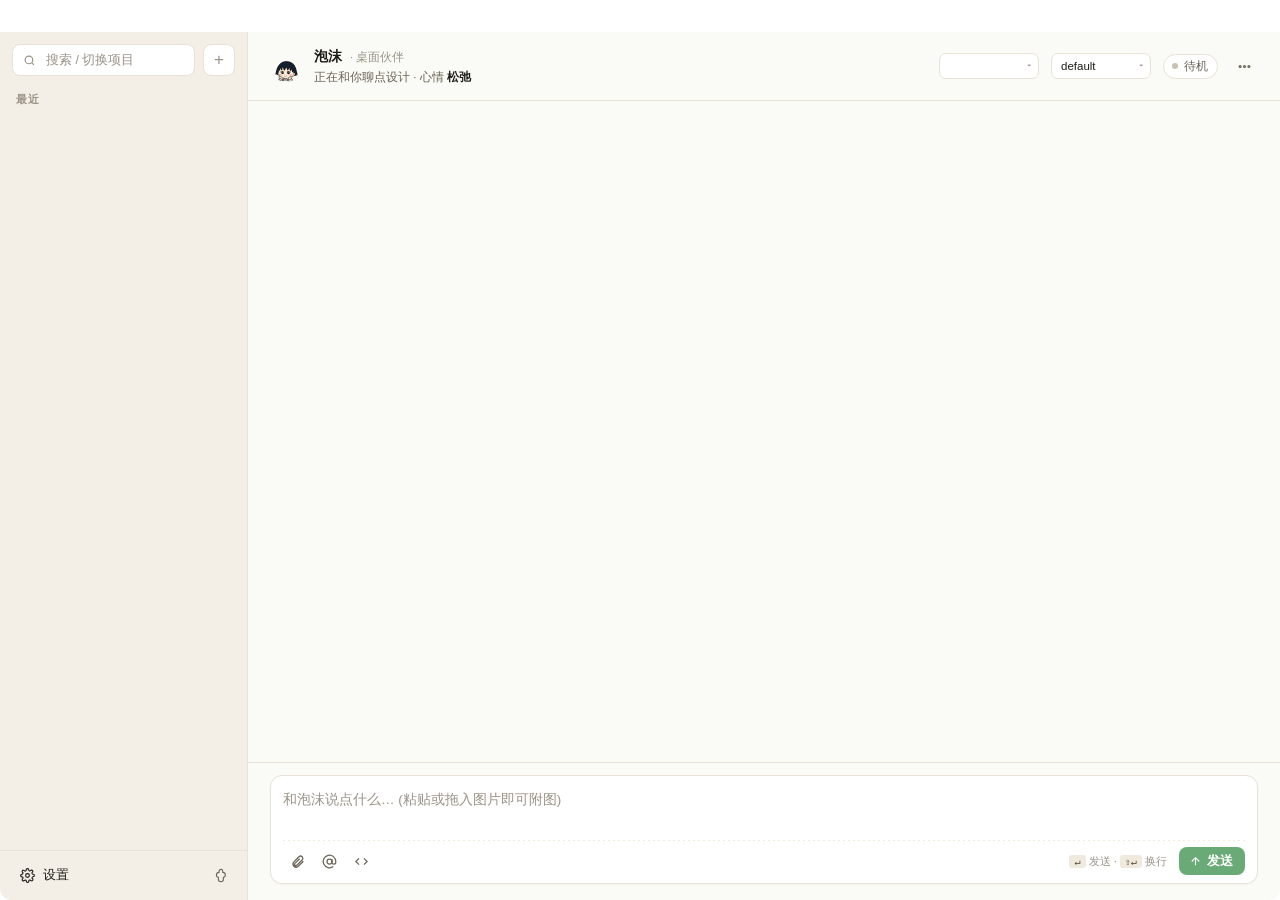
<file: web/index.html>
<!DOCTYPE html>
<html lang="zh-CN">
<head>
<meta charset="UTF-8" />
<meta name="viewport" content="width=device-width,initial-scale=1.0" />
<title>泡沫</title>
<link rel="stylesheet" href="app.css" />
</head>
<body class="theme-warm">
  <div id="app">
    <!-- 标题栏由 PyQt 自绘, 这里只是占位 (透明区让原生 chrome 露出) -->
    <div class="title-spacer"></div>

    <div class="main-row">
      <!-- ===== sidebar ===== -->
      <aside class="sidebar">
        <div class="sidebar-search-row">
          <div class="search-box">
            <svg class="search-icon" viewBox="0 0 24 24" fill="none" stroke="currentColor" stroke-width="2.2">
              <circle cx="11" cy="11" r="7"/><path d="m20 20-3.5-3.5"/>
            </svg>
            <input id="search-input" type="text" placeholder="搜索 / 切换项目" />
          </div>
          <button id="add-btn" class="add-btn" title="添加项目">+</button>
        </div>

        <div class="section-label">最近</div>
        <div id="conv-list" class="conv-list"></div>

        <div class="sidebar-spacer"></div>

        <div class="sidebar-footer">
          <button id="settings-btn" class="settings-btn">
            <svg viewBox="0 0 24 24" fill="none" stroke="currentColor" stroke-width="1.8" stroke-linecap="round" stroke-linejoin="round" width="15" height="15">
              <circle cx="12" cy="12" r="3"/>
              <path d="M19.4 15a1.7 1.7 0 0 0 .3 1.8l.1.1a2 2 0 1 1-2.8 2.8l-.1-.1a1.7 1.7 0 0 0-1.8-.3 1.7 1.7 0 0 0-1 1.5V21a2 2 0 1 1-4 0v-.1a1.7 1.7 0 0 0-1.1-1.5 1.7 1.7 0 0 0-1.8.3l-.1.1a2 2 0 1 1-2.8-2.8l.1-.1a1.7 1.7 0 0 0 .3-1.8 1.7 1.7 0 0 0-1.5-1H3a2 2 0 1 1 0-4h.1a1.7 1.7 0 0 0 1.5-1.1 1.7 1.7 0 0 0-.3-1.8l-.1-.1a2 2 0 1 1 2.8-2.8l.1.1a1.7 1.7 0 0 0 1.8.3H9a1.7 1.7 0 0 0 1-1.5V3a2 2 0 1 1 4 0v.1a1.7 1.7 0 0 0 1 1.5 1.7 1.7 0 0 0 1.8-.3l.1-.1a2 2 0 1 1 2.8 2.8l-.1.1a1.7 1.7 0 0 0-.3 1.8V9a1.7 1.7 0 0 0 1.5 1H21a2 2 0 1 1 0 4h-.1a1.7 1.7 0 0 0-1.5 1z"/>
            </svg>
            <span>设置</span>
          </button>
          <button id="memory-btn" class="memory-btn" title="泡沫 · 记忆">
            <svg viewBox="0 0 24 24" fill="none" stroke="currentColor" stroke-width="1.8" stroke-linecap="round" stroke-linejoin="round" width="15" height="15">
              <path d="M12 2a4 4 0 0 0-4 4v1a4 4 0 0 0-1 7.9V18a4 4 0 0 0 8 0v-3.1A4 4 0 0 0 14 7V6a4 4 0 0 0-2-4z"/>
            </svg>
          </button>
        </div>
      </aside>

      <!-- ===== main chat ===== -->
      <main class="main">
        <header class="chat-header">
          <div id="header-avatar" class="header-avatar"></div>
          <div class="header-text">
            <div class="header-title-row">
              <span id="header-title" class="header-title">泡沫</span>
              <span id="header-subtitle" class="header-subtitle">· 桌面伙伴</span>
            </div>
            <div id="header-mood" class="header-mood">正在和你聊点设计 · 心情 <b>松弛</b></div>
          </div>
          <div id="model-dd" class="header-dd" title="模型 — 每会话独立保存" tabindex="0">
            <span class="header-dd-value"></span>
            <span class="header-dd-arrow">▾</span>
          </div>
          <div id="perm-dd" class="header-dd" title="工具调用权限策略 — 改动立即生效" tabindex="0">
            <span class="header-dd-value"></span>
            <span class="header-dd-arrow">▾</span>
          </div>
          <div id="status-pill" class="status-pill status-idle">
            <span class="status-dot"></span>
            <span class="status-text">待机</span>
          </div>
          <button class="icon-btn" id="more-btn" title="更多">
            <svg viewBox="0 0 24 24" fill="none" stroke="currentColor" stroke-width="2" width="15" height="15">
              <circle cx="12" cy="12" r="1.5"/><circle cx="19" cy="12" r="1.5"/><circle cx="5" cy="12" r="1.5"/>
            </svg>
          </button>
        </header>

        <div id="chat-body" class="chat-body">
          <!-- 消息流由 JS 渲染 -->
        </div>

        <footer class="composer">
          <div class="composer-card">
            <div id="paste-strip" class="paste-strip" hidden></div>
            <textarea id="composer-input" class="composer-input" placeholder="和泡沫说点什么… (粘贴或拖入图片即可附图)" rows="1"></textarea>
            <div class="composer-divider"></div>
            <div class="composer-tools">
              <button id="attach-btn" class="icon-btn" title="附件 — 粘贴或拖入图片">
                <svg viewBox="0 0 24 24" fill="none" stroke="currentColor" stroke-width="2" width="15" height="15">
                  <path d="m21.4 11.5-8.5 8.5a5 5 0 0 1-7-7l8.5-8.5a3.5 3.5 0 0 1 5 5l-8.5 8.5a2 2 0 0 1-3-3l7.5-7.5"/>
                </svg>
              </button>
              <input id="attach-file-input" type="file" accept="image/*" multiple hidden />
              <button class="icon-btn" title="@提及 (尚未接入)">
                <svg viewBox="0 0 24 24" fill="none" stroke="currentColor" stroke-width="2" width="15" height="15">
                  <circle cx="12" cy="12" r="4"/><path d="M16 8v5a3 3 0 0 0 6 0v-1a10 10 0 1 0-4 8"/>
                </svg>
              </button>
              <button class="icon-btn" title="代码块 (尚未接入)">
                <svg viewBox="0 0 24 24" fill="none" stroke="currentColor" stroke-width="2" width="15" height="15">
                  <path d="m8 7-5 5 5 5M16 7l5 5-5 5"/>
                </svg>
              </button>
              <div class="composer-spacer"></div>
              <span class="kbd-hint">
                <code>↵</code> 发送 · <code>⇧↵</code> 换行
              </span>
              <button id="send-btn" class="send-btn">
                <svg viewBox="0 0 24 24" fill="none" stroke="currentColor" stroke-width="2" width="13" height="13">
                  <path d="M12 19V5M5 12l7-7 7 7"/>
                </svg>
                <span>发送</span>
              </button>
            </div>
          </div>
        </footer>
      </main>
    </div>
  </div>

  <!-- Qt 自带的 webchannel.js 走 qrc URL -->
  <script src="qrc:///qtwebchannel/qwebchannel.js"></script>
  <script src="app.js"></script>
</body>
</html>
</file>
<file: web/app.css>
/* ============================================================
 * 泡沫桌面陪伴 — 主聊天面板 (温润纸感 / 玻璃 双主题)
 * 来源: pet-warm.jsx / pet-glass.jsx
 * ============================================================ */

/* ----- 主题变量 ----- */
:root, .theme-warm {
  --ink:        #1d1b16;
  --ink-soft:   #6b6457;
  --ink-mute:   #9a9387;
  --paper:      #fafaf6;
  --paper-warm: #f3efe6;
  --line:       #e8e3d6;
  --line-soft:  #f0ebdd;
  --accent:           oklch(68% 0.10 150);
  --accent-soft:      oklch(94% 0.045 150);
  --accent-line:      oklch(85% 0.06 150);
  --code-bg:    #efeadd;
  --code-ink:   #5b4632;

  --bubble-user-bg:   var(--accent-soft);
  --bubble-user-fg:   #22372a;
  --bubble-user-line: var(--accent-line);

  --bubble-pet-bg:    #ffffff;
  --bubble-pet-fg:    var(--ink);
  --bubble-pet-line:  var(--line);

  --font: "Noto Sans SC", "Inter", -apple-system, BlinkMacSystemFont,
          "Microsoft YaHei UI", "PingFang SC", "Segoe UI", sans-serif;
  --mono: "JetBrains Mono", ui-monospace, "Cascadia Code", "Consolas", monospace;
}

/* 深色模式 (warm 主题的暗色变体) */
.theme-warm.dark {
  --ink:        rgba(245, 240, 230, 0.95);
  --ink-soft:   rgba(225, 218, 200, 0.78);
  --ink-mute:   rgba(210, 200, 180, 0.55);
  --paper:      rgba(28, 24, 20, 0.78);
  --paper-warm: rgba(38, 32, 26, 0.78);
  --line:       rgba(255, 240, 210, 0.10);
  --line-soft:  rgba(255, 240, 210, 0.06);
  --accent:           oklch(75% 0.12 150);
  --accent-soft:      oklch(38% 0.06 150 / 0.4);
  --accent-line:      oklch(60% 0.10 150 / 0.45);
  --code-bg:    rgba(255, 240, 210, 0.08);
  --code-ink:   rgba(240, 220, 180, 0.88);

  --bubble-user-bg:   var(--accent-soft);
  --bubble-user-fg:   #cfe6d0;
  --bubble-user-line: var(--accent-line);

  --bubble-pet-bg:    rgba(255, 255, 255, 0.05);
  --bubble-pet-fg:    var(--ink);
  --bubble-pet-line:  var(--line);
}
.theme-warm.dark .search-box,
.theme-warm.dark .add-btn,
.theme-warm.dark .status-pill {
  background: rgba(255, 240, 210, 0.06);
}
.theme-warm.dark .conv-card.selected {
  background: rgba(255, 240, 210, 0.08);
  box-shadow: none;
}
.theme-warm.dark .composer-card {
  background: rgba(255, 240, 210, 0.04);
  box-shadow: none;
}
.theme-warm.dark .msg-row.pet .msg-bubble {
  box-shadow: none;
}

.theme-glass {
  --ink:        rgba(245, 240, 230, 0.95);
  --ink-soft:   rgba(225, 218, 200, 0.78);
  --ink-mute:   rgba(210, 200, 180, 0.55);
  --paper:      rgba(28, 24, 20, 0.55);
  --paper-warm: rgba(36, 30, 24, 0.55);
  --line:       rgba(255, 240, 210, 0.10);
  --line-soft:  rgba(255, 240, 210, 0.06);
  --accent:           oklch(75% 0.12 150);
  --accent-soft:      oklch(40% 0.06 150 / 0.3);
  --accent-line:      oklch(60% 0.10 150 / 0.4);
  --code-bg:    rgba(255, 240, 210, 0.08);
  --code-ink:   rgba(240, 220, 180, 0.85);

  --bubble-user-bg:   var(--accent-soft);
  --bubble-user-fg:   rgba(180, 220, 200, 0.95);
  --bubble-user-line: var(--accent-line);

  --bubble-pet-bg:    rgba(255, 255, 255, 0.06);
  --bubble-pet-fg:    var(--ink);
  --bubble-pet-line:  var(--line);
}

/* ----- 基础重置 ----- */
* { box-sizing: border-box; }
html, body { height: 100%; margin: 0; padding: 0; }
body {
  background: transparent;  /* 让 PyQt Mica 透出来 */
  color: var(--ink);
  font-family: var(--font);
  font-size: 13px;
  line-height: 1.5;
  -webkit-font-smoothing: antialiased;
  text-rendering: optimizeLegibility;
  overflow: hidden;
}

button {
  font-family: inherit;
  color: inherit;
  cursor: pointer;
  -webkit-user-select: none;
  user-select: none;
}

input, textarea {
  font-family: inherit;
  color: inherit;
  outline: none;
}

::-webkit-scrollbar { width: 8px; height: 8px; }
::-webkit-scrollbar-track { background: transparent; }
::-webkit-scrollbar-thumb {
  background: rgba(0, 0, 0, 0.12); border-radius: 4px;
}
.theme-glass ::-webkit-scrollbar-thumb { background: rgba(255, 240, 210, 0.18); }
::-webkit-scrollbar-thumb:hover { background: rgba(0, 0, 0, 0.22); }

/* ----- app 容器 ----- */
#app {
  height: 100%;
  display: flex;
  flex-direction: column;
}

.title-spacer {
  height: 32px;          /* 让出 PyQt 自绘 title bar 高度 */
  flex: 0 0 32px;
  -webkit-app-region: drag;
}

.main-row {
  flex: 1;
  display: flex;
  min-height: 0;
  background: var(--paper);
  border-radius: 0 0 12px 12px;
}

/* ============================================================
 * Sidebar
 * ============================================================ */
.sidebar {
  width: 248px;
  flex: 0 0 248px;
  background: var(--paper-warm);
  border-right: 1px solid var(--line);
  display: flex;
  flex-direction: column;
  border-radius: 0 0 0 12px;
}

.sidebar-search-row {
  padding: 12px 12px 10px;
  display: flex;
  gap: 8px;
}

.search-box {
  flex: 1 1 0;
  min-width: 0;           /* 关键 — 不加的话 input 撑出去会挡住右边 add-btn */
  height: 32px;
  border-radius: 8px;
  background: #fff;
  border: 1px solid var(--line);
  display: flex;
  align-items: center;
  gap: 8px;
  padding: 0 10px;
  color: var(--ink-mute);
  font-size: 12.5px;
}
.theme-glass .search-box {
  background: rgba(255, 240, 210, 0.06);
}

.search-icon {
  width: 13px; height: 13px;
  color: var(--ink-mute);
  flex: 0 0 13px;
}

.search-box input {
  flex: 1 1 0;
  min-width: 0;
  width: 100%;
  border: none;
  background: transparent;
  color: var(--ink);
  font-size: 12.5px;
}
.search-box input::placeholder { color: var(--ink-mute); }

.add-btn {
  width: 32px; height: 32px;
  flex: 0 0 32px;
  border-radius: 8px;
  background: #fff;
  border: 1px solid var(--line);
  color: var(--ink-mute);  /* 默认淡灰, 跟搜索图标一致, 不抢戏 */
  display: flex;
  align-items: center;
  justify-content: center;
  padding: 0 0 2px 0;       /* 全局字体下 + 视觉重心偏上, 底部多 2px 把它压回中心 */
  font-family: -apple-system, "Segoe UI", "Microsoft YaHei UI", sans-serif;
  font-size: 17px;
  font-weight: 300;
  line-height: 1;
  text-align: center;
  transition: background 120ms ease, color 120ms ease, border-color 120ms ease;
}
.add-btn:hover {
  background: var(--accent-soft);
  border-color: var(--accent-line);
  color: var(--accent);
}
.add-btn:active {
  transform: translateY(0.5px);
}
.theme-glass .add-btn,
.theme-warm.dark .add-btn {
  background: rgba(255, 240, 210, 0.06);
  color: rgba(245, 240, 230, 0.55);
}
.theme-glass .add-btn:hover,
.theme-warm.dark .add-btn:hover {
  background: rgba(255, 240, 210, 0.12);
  color: rgba(245, 240, 230, 0.95);
  border-color: rgba(255, 240, 210, 0.20);
}

.section-label {
  padding: 6px 16px 4px;
  font-size: 10.5px;
  font-weight: 600;
  color: var(--ink-mute);
  letter-spacing: 0.6px;
  text-transform: uppercase;
}

.conv-list {
  display: flex;
  flex-direction: column;
  padding: 2px 8px;
  gap: 1px;
}

/* 单卡片 */
.conv-card {
  position: relative;
  display: flex;
  align-items: center;
  gap: 10px;
  padding: 9px 10px;
  border-radius: 8px;
  background: transparent;
  transition: background 120ms ease;
}
.conv-card:hover { background: rgba(255, 255, 255, 0.5); }
.theme-glass .conv-card:hover { background: rgba(255, 240, 210, 0.04); }

.conv-card.selected {
  background: #fff;
  box-shadow: 0 1px 2px rgba(40, 30, 20, 0.04);
}
.theme-glass .conv-card.selected {
  background: rgba(255, 240, 210, 0.08);
  box-shadow: none;
}

.conv-card.selected::before {
  content: "";
  position: absolute;
  left: -8px; top: 10px; bottom: 10px;
  width: 3px;
  background: var(--accent);
  border-radius: 2px;
}

/* 头像 — chat = 圆形, 项目 = 圆角方块 + 简码 */
.avatar {
  width: 28px; height: 28px;
  border-radius: 50%;
  flex: 0 0 28px;
  display: block;
}
.avatar.chat-avatar {
  background-image: url('foamo.png');
  background-size: cover;
  background-position: center;
}
.avatar.project-badge {
  border-radius: 8px;
  display: flex;
  align-items: center;
  justify-content: center;
  font-family: var(--mono);
  font-size: 11px;
  font-weight: 700;
  color: rgba(0, 0, 0, 0.7);
  letter-spacing: 0.3px;
}
.theme-glass .avatar.project-badge { color: rgba(255, 240, 210, 0.85); }

/* 角标 — thinking 黄 / permission 红 / unread 蓝 */
.avatar-badge {
  position: absolute;
  left: 30px; top: 6px;  /* 头像右上角 (28+2) */
  width: 10px; height: 10px;
  border-radius: 50%;
  border: 2px solid var(--paper-warm);
}
.theme-glass .avatar-badge { border-color: rgba(36, 30, 24, 0.6); }
.avatar-badge.thinking   { background: #e9b949; animation: pulse 1.4s ease-in-out infinite; }
.avatar-badge.permission { background: #d9534f; }
.avatar-badge.unread     { background: #4a90e2; }
@keyframes pulse {
  0%, 100% { box-shadow: 0 0 0 0 rgba(233, 185, 73, 0.6); }
  50%      { box-shadow: 0 0 0 4px rgba(233, 185, 73, 0); }
}

.conv-text {
  min-width: 0;
  flex: 1;
}
.conv-name {
  font-size: 13px;
  font-weight: 500;
  color: var(--ink);
  white-space: nowrap;
  overflow: hidden;
  text-overflow: ellipsis;
}
.conv-card.selected .conv-name { font-weight: 600; }
.conv-sub {
  font-size: 11px;
  color: var(--ink-mute);
  margin-top: 1px;
  white-space: nowrap;
  overflow: hidden;
  text-overflow: ellipsis;
}
.conv-card.proj .conv-sub { font-family: var(--mono); }

.sidebar-spacer { flex: 1; }

.sidebar-footer {
  padding: 8px 10px;
  border-top: 1px solid var(--line);
  display: flex;
  align-items: center;
  gap: 4px;
}

.settings-btn {
  flex: 1;
  display: flex;
  align-items: center;
  gap: 8px;
  padding: 8px 10px;
  border-radius: 8px;
  background: transparent;
  border: none;
  font-size: 12.5px;
  color: var(--ink);
  font-weight: 500;
  text-align: left;
  transition: background 120ms ease;
}
.settings-btn:hover { background: #fff; }
.theme-glass .settings-btn:hover { background: rgba(255, 240, 210, 0.06); }

.memory-btn {
  width: 32px; height: 32px;
  border-radius: 8px;
  background: transparent;
  border: none;
  color: var(--ink-soft);
  display: flex;
  align-items: center;
  justify-content: center;
  transition: background 120ms ease;
}
.memory-btn:hover { background: rgba(0, 0, 0, 0.04); }
.theme-glass .memory-btn:hover { background: rgba(255, 240, 210, 0.06); }

/* ============================================================
 * Main chat area
 * ============================================================ */
.main {
  flex: 1;
  display: flex;
  flex-direction: column;
  min-width: 0;
  background: var(--paper);
  border-radius: 0 0 12px 0;
}

.chat-header {
  padding: 14px 22px;
  border-bottom: 1px solid var(--line);
  display: flex;
  align-items: center;
  gap: 12px;
  background: var(--paper);
}

.header-avatar {
  width: 32px; height: 32px;
  border-radius: 50%;
  background-image: url('foamo.png');
  background-size: cover;
  background-position: center;
  flex: 0 0 32px;
}
.header-avatar.project-badge {
  border-radius: 9px;
  background-image: none;
  display: flex;
  align-items: center;
  justify-content: center;
  font-family: var(--mono);
  font-size: 12px;
  font-weight: 700;
  color: rgba(0, 0, 0, 0.7);
  letter-spacing: 0.3px;
}

.header-text {
  flex: 1;
  min-width: 0;
}
.header-title-row {
  display: flex;
  align-items: baseline;
  gap: 8px;
}
.header-title {
  font-size: 14px;
  font-weight: 600;
  color: var(--ink);
}
.header-subtitle {
  font-size: 11.5px;
  color: var(--ink-mute);
}
.header-mood {
  font-size: 11.5px;
  color: var(--ink-soft);
  margin-top: 2px;
}
.header-mood b {
  color: var(--ink);
  font-weight: 600;
}

/* StatusPill */
.status-pill {
  display: inline-flex;
  align-items: center;
  gap: 6px;
  padding: 3px 9px 3px 8px;
  border-radius: 999px;
  background: #fff;
  border: 1px solid var(--line);
  font-size: 11.5px;
  font-weight: 500;
}
.theme-glass .status-pill {
  background: rgba(255, 240, 210, 0.06);
}
.status-pill .status-dot {
  width: 6px; height: 6px;
  border-radius: 50%;
  background: #c9c2b2;
  flex: 0 0 6px;
}
.status-pill.status-idle     { color: var(--ink-soft); }
.status-pill.status-thinking { color: #7a5a18; }
.status-pill.status-thinking .status-dot { background: #e9b949; }
.status-pill.status-online   { color: #2d5a3b; }
.status-pill.status-online .status-dot {
  background: var(--accent);
  box-shadow: 0 0 0 3px var(--accent-soft);
}

.icon-btn {
  width: 28px; height: 28px;
  border-radius: 6px;
  border: none;
  background: transparent;
  color: var(--ink-soft);
  display: flex;
  align-items: center;
  justify-content: center;
  padding: 0;
  transition: background 120ms ease;
}
.icon-btn:hover { background: rgba(0, 0, 0, 0.04); }
.theme-glass .icon-btn:hover { background: rgba(255, 240, 210, 0.06); }

/* ============================================================
 * Chat body
 * ============================================================ */
.chat-body {
  flex: 1;
  overflow-y: auto;
  overflow-x: hidden;       /* 兜底: 任何溢出都不该横向滚动 */
  padding: 8px 22px 12px;
  background: var(--paper);
  display: flex;
  flex-direction: column;
  gap: 2px;
  min-width: 0;             /* flex 子容器要的, 不然子内容能撑爆父 */
}

.time-divider {
  display: flex;
  align-items: center;
  gap: 10px;
  padding: 8px 0;
  color: var(--ink-mute);
  font-size: 11px;
}
.time-divider::before,
.time-divider::after {
  content: "";
  flex: 1;
  height: 1px;
  background: var(--line-soft);
}

/* 消息行 */
.msg-row {
  display: flex;
  gap: 10px;
  margin-bottom: 6px;
}
.msg-row.user { justify-content: flex-end; }

.msg-bubble {
  max-width: 78%;
  padding: 11px 15px;
  font-size: 13.5px;
  line-height: 1.6;
  word-wrap: break-word;
  white-space: pre-wrap;
  overflow-wrap: anywhere;   /* 兜底: 超长 URL / 拼接的 inline code 串能在任何位置断 */
  min-width: 0;
}
.msg-row.user .msg-bubble {
  border-radius: 14px 14px 4px 14px;
  background: var(--bubble-user-bg);
  border: 1px solid var(--bubble-user-line);
  color: var(--bubble-user-fg);
}
.msg-row.pet .msg-bubble {
  border-radius: 14px 14px 14px 4px;
  background: var(--bubble-pet-bg);
  border: 1px solid var(--bubble-pet-line);
  color: var(--bubble-pet-fg);
  box-shadow: 0 1px 0 rgba(40, 30, 20, 0.02);
}
.theme-glass .msg-row.pet .msg-bubble { box-shadow: none; }

/* 消息内 markdown 元素 (后续接 marked 时复用) */
.msg-bubble p { margin: 0; }
.msg-bubble p + p { margin-top: 6px; }
.msg-bubble code {
  font-family: var(--mono);
  font-size: 0.88em;
  background: var(--code-bg);
  color: var(--code-ink);
  padding: 1px 6px;
  border-radius: 4px;
  font-weight: 500;
  /* 不要 white-space: nowrap — 长串 inline code 拼接 (STATE_DIR / ROOT / ...)
     会撑爆容器逼出横向滚动. 任意位置可断, 跟正文流式衔接. */
  white-space: normal;
  word-break: break-all;
}
.msg-bubble pre {
  margin: 8px 0 0;
  padding: 10px 12px;
  background: var(--paper-warm);
  border-radius: 8px;
  font-family: var(--mono);
  font-size: 12px;
  overflow-x: auto;
  border-left: 2px solid var(--accent);
}
.msg-bubble pre code {
  background: transparent;
  padding: 0;
  white-space: pre;
}

/* user 头像: 加载真实头像 user.jpg */
.msg-row.user .msg-avatar {
  width: 28px; height: 28px;
  border-radius: 50%;
  background-image: url('user.jpg');
  background-size: cover;
  background-position: center;
  flex: 0 0 28px;
}

/* pet 头像: 圆形 foamo (或项目简码) */
.msg-row.pet .msg-avatar {
  width: 28px; height: 28px;
  border-radius: 50%;
  background-image: url('foamo.png');
  background-size: cover;
  background-position: center;
  flex: 0 0 28px;
}
.msg-row.pet .msg-avatar.project-badge {
  border-radius: 8px;
  background-image: none;
  display: flex;
  align-items: center;
  justify-content: center;
  font-family: var(--mono);
  font-size: 11px;
  font-weight: 700;
  color: rgba(0, 0, 0, 0.7);
}

/* 思考态 spinner: 三点跳动 */
.thinking-dots {
  display: inline-flex;
  gap: 4px;
  align-items: center;
  padding: 4px 0;
}
.thinking-dots span {
  width: 5px; height: 5px;
  border-radius: 50%;
  background: var(--ink-mute);
  animation: dot-bounce 1.2s ease-in-out infinite;
}
.thinking-dots span:nth-child(2) { animation-delay: 0.15s; }
.thinking-dots span:nth-child(3) { animation-delay: 0.30s; }
@keyframes dot-bounce {
  0%, 80%, 100% { transform: translateY(0); opacity: 0.5; }
  40%           { transform: translateY(-3px); opacity: 1; }
}

/* ============================================================
 * Composer
 * ============================================================ */
.composer {
  border-top: 1px solid var(--line);
  padding: 12px 22px 16px;
  background: var(--paper);
  border-radius: 0 0 12px 0;
}

.composer-card {
  border: 1px solid var(--line);
  border-radius: 12px;
  background: #fff;
  padding: 10px 12px 8px;
  display: flex;
  flex-direction: column;
  gap: 6px;
  box-shadow: 0 1px 2px rgba(40, 30, 20, 0.03);
}
.theme-glass .composer-card {
  background: rgba(255, 240, 210, 0.04);
  box-shadow: none;
}

.composer-input {
  min-height: 44px;
  max-height: 200px;
  font-size: 13.5px;
  line-height: 1.5;
  resize: none;
  border: none;
  background: transparent;
  padding: 4px 0;
  color: var(--ink);
  width: 100%;
}
.composer-input::placeholder { color: var(--ink-mute); }

.composer-divider {
  height: 1px;
  background-image: linear-gradient(to right, var(--line-soft) 0, var(--line-soft) 2.5px, transparent 2.5px, transparent 5px);
  background-size: 5px 1px;
  background-repeat: repeat-x;
  margin-top: 4px;
}

.composer-tools {
  display: flex;
  align-items: center;
  gap: 4px;
  flex-wrap: nowrap;
  min-width: 0;
}
.composer-spacer { flex: 1; min-width: 0; }

.kbd-hint {
  font-size: 11px;
  color: var(--ink-mute);
  margin-right: 8px;
  white-space: nowrap;
  overflow: hidden;
  flex-shrink: 1;
  min-width: 0;
}
/* 窄宽度藏掉键盘提示, 不挤掉发送按钮 */
@media (max-width: 720px) {
  .kbd-hint { display: none; }
}
.kbd-hint code {
  background: var(--code-bg);
  color: var(--code-ink);
  padding: 1px 5px;
  border-radius: 3px;
  font-family: var(--mono);
  font-size: 0.92em;
  font-weight: 500;
}

.send-btn {
  background: var(--accent);
  color: #fff;
  border: none;
  height: 28px;
  padding: 0 12px 0 10px;
  border-radius: 8px;
  font-size: 12.5px;
  font-weight: 600;
  display: inline-flex;
  align-items: center;
  gap: 5px;
  transition: background 120ms ease;
  flex: 0 0 auto;    /* 永远显示, 不被压 */
  white-space: nowrap;
}
.send-btn:hover { filter: brightness(0.95); }
.send-btn:disabled { background: #c9c2b2; cursor: not-allowed; }
.send-btn svg { stroke: #fff; }

/* ============================================================
 * Header dropdown — 模型 / 权限模式 (自定义 dropdown, 不用 native select)
 * ============================================================ */
.header-mood {
  white-space: nowrap;
  overflow: hidden;
  text-overflow: ellipsis;
  max-width: 100%;
}
.header-dd {
  height: 26px;
  width: 100px;
  flex: 0 0 100px;
  box-sizing: border-box;
  border-radius: 7px;
  background: #fff;
  border: 1px solid var(--line);
  color: var(--ink);
  font-size: 11.5px;
  padding: 0 6px 0 9px;
  cursor: pointer;
  display: flex;
  align-items: center;
  user-select: none;
  transition: background 120ms ease;
  outline: none;
}
.header-dd:hover { background: var(--paper-warm); }
.header-dd:focus { box-shadow: 0 0 0 2px var(--accent-soft); }
.header-dd.open { box-shadow: 0 0 0 2px var(--accent-soft); }
.header-dd-value {
  flex: 1;
  min-width: 0;
  white-space: nowrap;
  overflow: hidden;
  text-overflow: ellipsis;
}
.header-dd-arrow {
  margin-left: 4px;
  font-size: 9px;
  color: var(--ink-mute);
  flex: 0 0 auto;
}
.theme-glass .header-dd,
.theme-warm.dark .header-dd {
  background: rgba(255, 240, 210, 0.06);
  color: rgba(245, 240, 230, 0.92);
}
.theme-glass .header-dd:hover,
.theme-warm.dark .header-dd:hover {
  background: rgba(255, 240, 210, 0.10);
}

/* popup — JS 创建并 append 到 body, position fixed 由 JS 设 */
.header-dd-menu {
  position: fixed;
  background: #fff;
  border: 1px solid var(--line);
  border-radius: 8px;
  padding: 4px;
  box-shadow: 0 6px 18px rgba(40, 30, 20, 0.12);
  font-size: 12px;
  min-width: 100px;
  max-width: 240px;
  z-index: 9999;
}
.theme-glass .header-dd-menu,
.theme-warm.dark .header-dd-menu {
  background: rgba(36, 30, 24, 0.96);
  border-color: rgba(255, 240, 210, 0.12);
  color: rgba(245, 240, 230, 0.92);
}
.header-dd-item {
  padding: 6px 10px;
  border-radius: 5px;
  cursor: pointer;
  white-space: nowrap;
  color: inherit;
}
.header-dd-item:hover { background: var(--accent-soft); color: var(--accent); }
.theme-glass .header-dd-item:hover,
.theme-warm.dark .header-dd-item:hover {
  background: rgba(255, 240, 210, 0.08);
}
.header-dd-item.selected {
  color: var(--accent);
  font-weight: 600;
}

/* ============================================================
 * Paste strip — 待发送图片缩略图条 (textarea 上方)
 * ============================================================ */
.paste-strip {
  display: flex;
  flex-wrap: wrap;
  gap: 6px;
  padding: 4px 0 6px;
  border-bottom: 1px dashed var(--line-soft);
  margin-bottom: 4px;
}
.paste-strip[hidden] { display: none; }
.paste-chip {
  position: relative;
  width: 56px;
  height: 56px;
  border-radius: 8px;
  overflow: hidden;
  border: 1px solid var(--line);
  background: var(--paper-warm);
}
.paste-chip img {
  width: 100%;
  height: 100%;
  object-fit: cover;
  display: block;
}
.paste-chip-x {
  position: absolute;
  top: 2px;
  right: 2px;
  width: 18px;
  height: 18px;
  border-radius: 50%;
  background: rgba(0, 0, 0, 0.6);
  color: #fff;
  border: none;
  font-size: 13px;
  line-height: 16px;
  font-weight: bold;
  padding: 0;
  display: flex;
  align-items: center;
  justify-content: center;
  transition: background 120ms ease;
}
.paste-chip-x:hover { background: rgba(220, 60, 60, 0.92); }

/* 拖文件到 composer 时的高亮 */
.composer-card.dragover {
  border-color: var(--accent);
  background: var(--accent-soft);
}

/* 消息气泡里的图 (markdown ![](path)) */
.msg-img {
  max-width: 280px;
  max-height: 280px;
  border-radius: 8px;
  margin-top: 6px;
  display: block;
  border: 1px solid var(--line);
}

/* 消息气泡里的 GFM 表格 */
.md-table {
  border-collapse: collapse;
  margin: 8px 0 4px;
  font-size: 12.5px;
  width: auto;
  max-width: 100%;
  border: 1px solid var(--line);
  border-radius: 6px;
  overflow: hidden;
}
.md-table th,
.md-table td {
  padding: 5px 10px;
  border-right: 1px solid var(--line-soft);
  border-bottom: 1px solid var(--line-soft);
  text-align: left;
  vertical-align: top;
  white-space: normal;
  word-break: break-word;
}
.md-table th:last-child,
.md-table td:last-child {
  border-right: none;
}
.md-table tr:last-child td {
  border-bottom: none;
}
.md-table thead th {
  background: var(--paper-warm);
  color: var(--ink);
  font-weight: 600;
}
.md-table tbody tr:nth-child(even) td {
  background: rgba(0, 0, 0, 0.015);
}
.theme-glass .md-table tbody tr:nth-child(even) td,
.theme-warm.dark .md-table tbody tr:nth-child(even) td {
  background: rgba(255, 240, 210, 0.03);
}
.md-table code {
  /* 表格里也别 nowrap, 同样会撑爆表格列 */
  white-space: normal;
  word-break: break-all;
}
</file>
